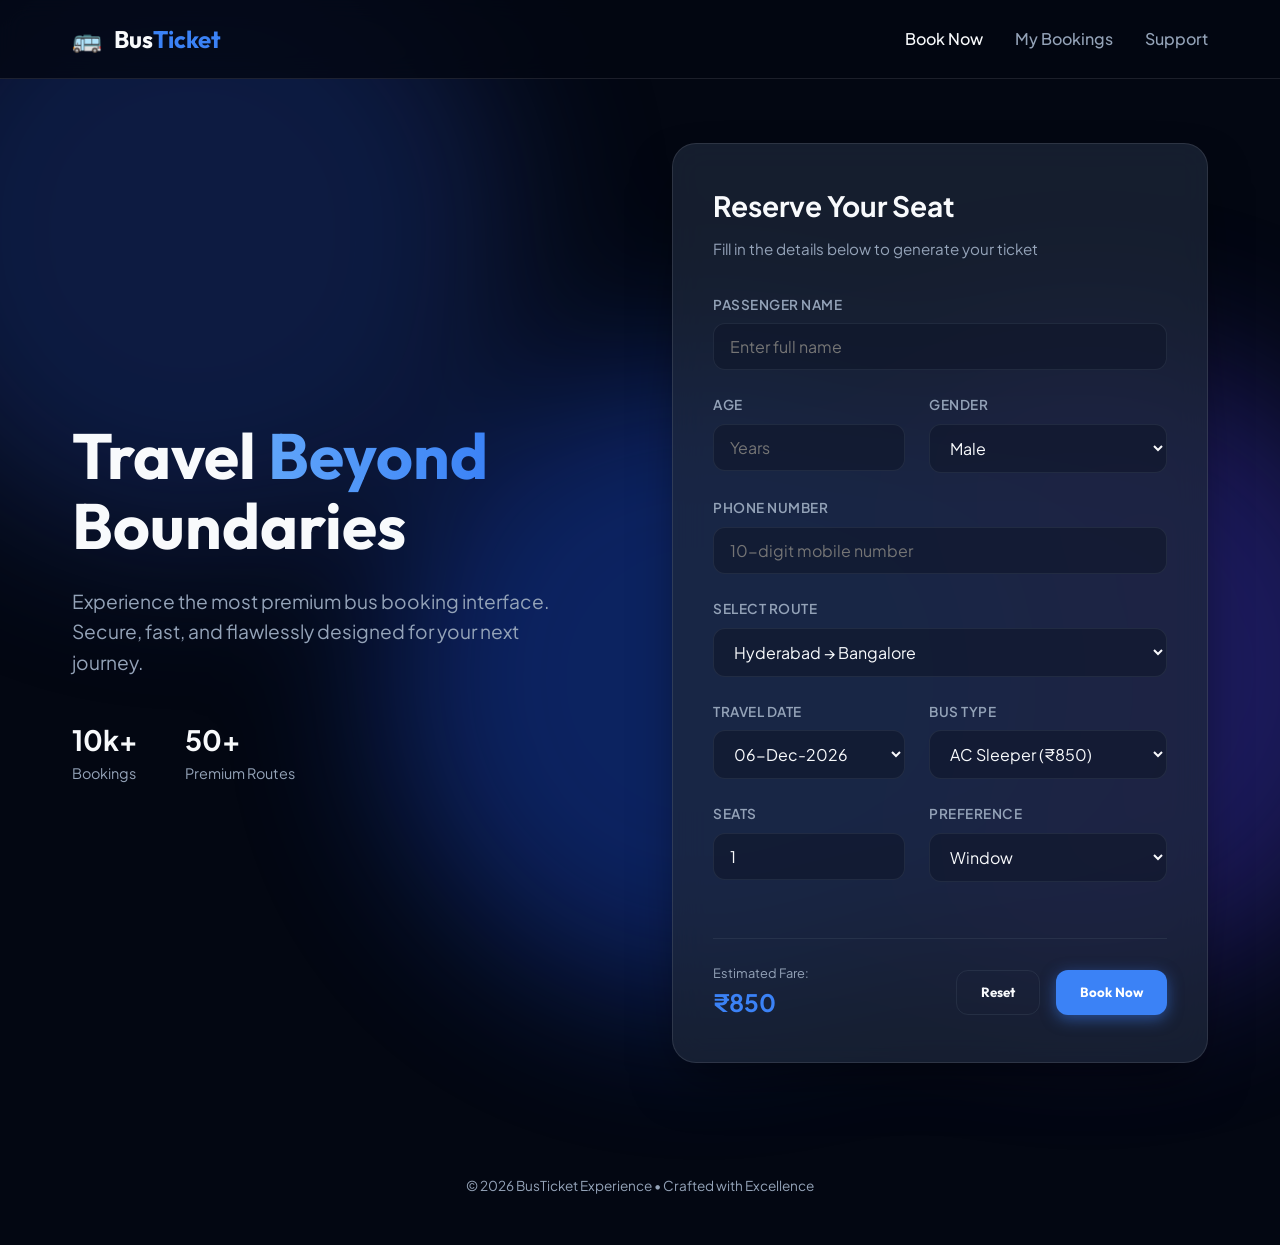
<file: index.html>
<!DOCTYPE html>
<html lang="en">
<head>
    <meta charset="UTF-8">
    <meta name="viewport" content="width=device-width, initial-scale=1.0">
    <title>BusTicket • Modern Booking Experience</title>
    <meta name="description" content="Book your bus tickets with a premium, fast, and easy interface. Experience the next level of travel booking.">
    <!-- Google Fonts -->
    <link rel="preconnect" href="https://fonts.googleapis.com">
    <link rel="preconnect" href="https://fonts.gstatic.com" crossorigin>
    <link href="https://fonts.googleapis.com/css2?family=Outfit:wght@300;400;600;700&family=Plus+Jakarta+Sans:wght@400;500;600;700&display=swap" rel="stylesheet">
    <link rel="stylesheet" href="style.css">
</head>
<body>
    <div class="background-blobs">
        <div class="blob blob-1"></div>
        <div class="blob blob-2"></div>
        <div class="blob blob-3"></div>
    </div>

    <nav class="glass-header">
        <div class="nav-container">
            <div class="logo">
                <span class="icon">🚌</span>
                <span class="text">Bus<span>Ticket</span></span>
            </div>
            <div class="nav-links">
                <a href="#booking" class="active">Book Now</a>
                <a href="#">My Bookings</a>
                <a href="#">Support</a>
            </div>
        </div>
    </nav>

    <main>
        <section class="hero-section">
            <div class="hero-content">
                <h1>Travel <span>Beyond</span> Boundaries</h1>
                <p>Experience the most premium bus booking interface. Secure, fast, and flawlessly designed for your next journey.</p>
                <div class="stats">
                    <div class="stat-item">
                        <span class="number">10k+</span>
                        <span class="label">Bookings</span>
                    </div>
                    <div class="stat-item">
                        <span class="number">50+</span>
                        <span class="label">Premium Routes</span>
                    </div>
                </div>
            </div>

            <div class="form-card-container" id="booking">
                <div class="form-card glass">
                    <div class="card-header">
                        <h2>Reserve Your Seat</h2>
                        <p>Fill in the details below to generate your ticket</p>
                    </div>

                    <form id="bookingForm" class="booking-grid">
                        <!-- Passenger Name -->
                        <div class="input-group full-width">
                            <label for="name">Passenger Name</label>
                            <input type="text" id="name" placeholder="Enter full name" required>
                        </div>

                        <!-- Age & Gender -->
                        <div class="input-group">
                            <label for="age">Age</label>
                            <input type="number" id="age" min="1" max="120" placeholder="Years" required>
                        </div>
                        <div class="input-group">
                            <label for="gender">Gender</label>
                            <select id="gender" required>
                                <option value="Male">Male</option>
                                <option value="Female">Female</option>
                                <option value="Other">Other</option>
                            </select>
                        </div>

                        <!-- Phone -->
                        <div class="input-group full-width">
                            <label for="phone">Phone Number</label>
                            <input type="tel" id="phone" placeholder="10-digit mobile number" required pattern="[0-9]{10}">
                        </div>

                        <!-- Route -->
                        <div class="input-group full-width">
                            <label for="route">Select Route</label>
                            <select id="route" required></select>
                        </div>

                        <!-- Date & Bus Type -->
                        <div class="input-group">
                            <label for="date">Travel Date</label>
                            <select id="date" required></select>
                        </div>
                        <div class="input-group">
                            <label for="busType">Bus Type</label>
                            <select id="busType" required></select>
                        </div>

                        <!-- Seats & Preference -->
                        <div class="input-group">
                            <label for="seats">Seats</label>
                            <input type="number" id="seats" min="1" max="10" value="1" required>
                        </div>
                        <div class="input-group">
                            <label for="seatPref">Preference</label>
                            <select id="seatPref" required>
                                <option value="Window">Window</option>
                                <option value="Aisle">Aisle</option>
                                <option value="No Preference">No Preference</option>
                            </select>
                        </div>

                        <div class="form-footer full-width">
                            <div class="fare-display">
                                <span>Estimated Fare:</span>
                                <span class="amount" id="fareTotal">₹0</span>
                            </div>
                            <div class="btn-group">
                                <button type="reset" class="btn btn-secondary">Reset</button>
                                <button type="submit" class="btn btn-primary">Book Now</button>
                            </div>
                        </div>
                    </form>
                </div>
            </div>
        </section>
    </main>

    <!-- Success Modal -->
    <id class="modal-overlay" id="successModal">
        <div class="modal glass">
            <div class="success-icon">✓</div>
            <h2>Booking Confirmed!</h2>
            <div class="ticket-details" id="ticketDetails">
                <!-- Details injected via JS -->
            </div>
            <button class="btn btn-primary" onclick="closeModal()">Great, Thanks!</button>
        </div>
    </id>

    <footer class="site-footer">
        <p>© 2026 BusTicket Experience • Crafted with Excellence</p>
    </footer>

    <script src="script.js"></script>
</body>
</html>
</file>
<file: style.css>
:root {
    --bg: #030712;
    --navy: #111827;
    --card-bg: rgba(30, 41, 59, 0.7);
    --accent: #3b82f6;
    --accent-glow: rgba(59, 130, 246, 0.5);
    --text: #f8fafc;
    --text-dim: #94a3b8;
    --border: rgba(71, 85, 105, 0.3);
    --success: #10b981;
    --error: #ef4444;
    --glass-border: rgba(255, 255, 255, 0.1);
}

* {
    margin: 0;
    padding: 0;
    box-sizing: border-box;
}

body {
    font-family: 'Plus Jakarta Sans', sans-serif;
    background-color: var(--bg);
    color: var(--text);
    line-height: 1.6;
    overflow-x: hidden;
    min-height: 100vh;
}

/* Background Animations */
.background-blobs {
    position: fixed;
    top: 0;
    left: 0;
    width: 100%;
    height: 100%;
    z-index: -1;
    filter: blur(80px);
    opacity: 0.4;
}

.blob {
    position: absolute;
    width: 50vw;
    height: 50vw;
    border-radius: 50%;
}

.blob-1 { background: #1e3a8a; top: -10%; left: -10%; animation: move 20s infinite alternate; }
.blob-2 { background: #4338ca; bottom: -10%; right: -10%; animation: move 25s infinite alternate-reverse; }
.blob-3 { background: #1d4ed8; top: 40%; left: 30%; animation: move 15s infinite; }

@keyframes move {
    from { transform: translate(0, 0); }
    to { transform: translate(100px, 50px); }
}

/* Header */
.glass-header {
    position: sticky;
    top: 0;
    z-index: 100;
    background: rgba(3, 7, 18, 0.8);
    backdrop-filter: blur(12px);
    border-bottom: 1px solid var(--glass-border);
}

.nav-container {
    max-width: 1200px;
    margin: 0 auto;
    padding: 1.25rem 2rem;
    display: flex;
    justify-content: space-between;
    align-items: center;
}

.logo {
    display: flex;
    align-items: center;
    gap: 0.75rem;
    font-size: 1.5rem;
    font-weight: 700;
    font-family: 'Outfit', sans-serif;
}

.logo .text span { color: var(--accent); }

.nav-links {
    display: flex;
    gap: 2rem;
}

.nav-links a {
    text-decoration: none;
    color: var(--text-dim);
    font-weight: 500;
    transition: 0.3s;
}

.nav-links a:hover, .nav-links a.active {
    color: var(--text);
}

/* Hero Section */
.hero-section {
    max-width: 1200px;
    margin: 4rem auto;
    padding: 0 2rem;
    display: grid;
    grid-template-columns: 1fr 1fr;
    gap: 4rem;
    align-items: center;
}

.hero-content h1 {
    font-size: 4rem;
    line-height: 1.1;
    font-family: 'Outfit', sans-serif;
    margin-bottom: 1.5rem;
}

.hero-content h1 span {
    background: linear-gradient(90deg, #60a5fa, #3b82f6);
    background-clip: text;
    -webkit-background-clip: text;
    -webkit-text-fill-color: transparent;
}

.hero-content p {
    font-size: 1.2rem;
    color: var(--text-dim);
    margin-bottom: 2.5rem;
    max-width: 90%;
}

.stats {
    display: flex;
    gap: 3rem;
}

.stat-item {
    display: flex;
    flex-direction: column;
}

.stat-item .number {
    font-size: 1.75rem;
    font-weight: 700;
}

.stat-item .label {
    color: var(--text-dim);
    font-size: 0.9rem;
}

/* Form Card */
.glass {
    background: var(--card-bg);
    backdrop-filter: blur(16px);
    border: 1px solid var(--glass-border);
    border-radius: 24px;
    box-shadow: 0 25px 50px -12px rgba(0, 0, 0, 0.5);
}

.form-card {
    padding: 2.5rem;
}

.card-header {
    margin-bottom: 2rem;
}

.card-header h2 {
    font-size: 1.75rem;
    margin-bottom: 0.5rem;
}

.card-header p {
    color: var(--text-dim);
    font-size: 0.95rem;
}

.booking-grid {
    display: grid;
    grid-template-columns: 1fr 1fr;
    gap: 1.5rem;
}

.full-width { grid-column: span 2; }

.input-group {
    display: flex;
    flex-direction: column;
    gap: 0.5rem;
}

.input-group label {
    font-weight: 600;
    font-size: 0.85rem;
    color: var(--text-dim);
    text-transform: uppercase;
    letter-spacing: 0.5px;
}

.input-group input, .input-group select {
    background: rgba(15, 23, 42, 0.6);
    border: 1px solid var(--border);
    border-radius: 12px;
    padding: 0.75rem 1rem;
    color: var(--text);
    font-family: inherit;
    font-size: 1rem;
    transition: 0.3s;
}

.input-group input:focus, .input-group select:focus {
    outline: none;
    border-color: var(--accent);
    box-shadow: 0 0 0 4px var(--accent-glow);
}

.form-footer {
    display: flex;
    justify-content: space-between;
    align-items: center;
    margin-top: 2rem;
    padding-top: 1.5rem;
    border-top: 1px solid var(--border);
}

.fare-display {
    display: flex;
    flex-direction: column;
}

.fare-display span:first-child { font-size: 0.8rem; color: var(--text-dim); }
.fare-display .amount { font-size: 1.5rem; font-weight: 700; color: var(--accent); }

.btn-group { display: flex; gap: 1rem; }

.btn {
    padding: 0.85rem 1.5rem;
    border-radius: 12px;
    font-weight: 700;
    cursor: pointer;
    transition: 0.3s;
    border: none;
    font-family: 'Outfit', sans-serif;
}

.btn-primary {
    background: var(--accent);
    color: white;
    box-shadow: 0 4px 15px var(--accent-glow);
}

.btn-primary:hover {
    background: #2563eb;
    transform: translateY(-2px);
}

.btn-secondary {
    background: transparent;
    color: var(--text);
    border: 1px solid var(--border);
}

.btn-secondary:hover {
    background: rgba(255, 255, 255, 0.05);
}

/* Success Modal */
.modal-overlay {
    position: fixed;
    inset: 0;
    background: rgba(0, 0, 0, 0.8);
    display: none;
    place-items: center;
    z-index: 1000;
    backdrop-filter: blur(8px);
}

.modal {
    padding: 3rem;
    text-align: center;
    max-width: 450px;
    width: 90%;
    animation: modalIn 0.5s cubic-bezier(0.16, 1, 0.3, 1);
}

@keyframes modalIn {
    from { transform: scale(0.9); opacity: 0; }
    to { transform: scale(1); opacity: 1; }
}

.success-icon {
    width: 60px;
    height: 60px;
    background: var(--success);
    color: white;
    border-radius: 50%;
    display: grid;
    place-items: center;
    font-size: 2rem;
    margin: 0 auto 1.5rem;
}

.ticket-details {
    margin: 1.5rem 0 2.5rem;
    background: rgba(255, 255, 255, 0.05);
    border-radius: 16px;
    padding: 1.5rem;
    text-align: left;
    display: grid;
    gap: 0.75rem;
}

.ticket-row {
    display: flex;
    justify-content: space-between;
    font-size: 0.9rem;
}

.ticket-row .label { color: var(--text-dim); }
.ticket-row .val { color: var(--text); font-weight: 600; }

.site-footer {
    text-align: center;
    padding: 3rem 0;
    color: var(--text-dim);
    font-size: 0.85rem;
}

/* Responsive */
@media (max-width: 968px) {
    .hero-section {
        grid-template-columns: 1fr;
        padding-top: 2rem;
    }
    .hero-content h1 { font-size: 3rem; }
    .hero-content { text-align: center; }
    .stats { justify-content: center; }
}

@media (max-width: 580px) {
    .booking-grid { grid-template-columns: 1fr; }
    .full-width { grid-column: span 1; }
    .hero-content h1 { font-size: 2.5rem; }
}
</file>
